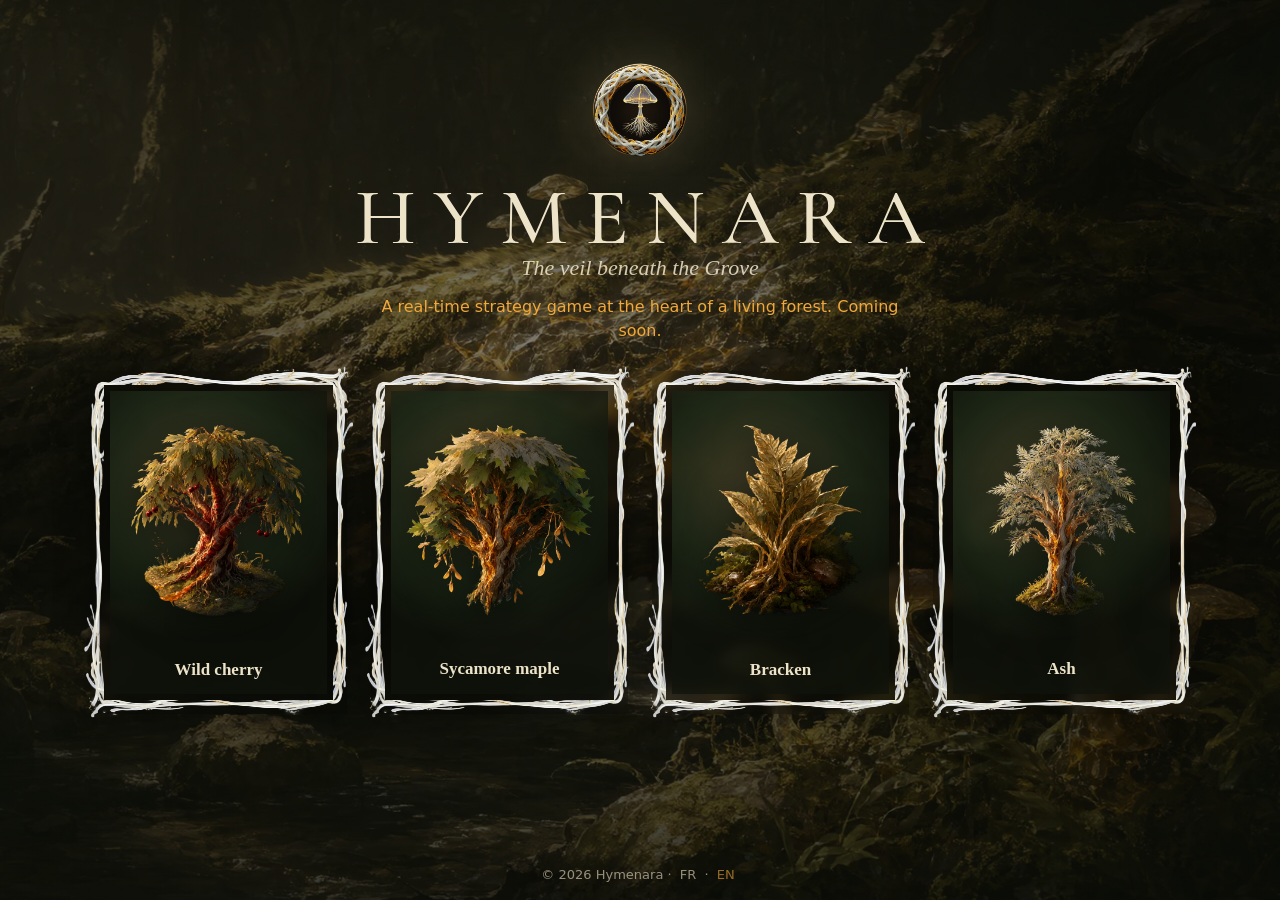
<file: index.html>
<!doctype html><html lang="fr"><head><meta charset="utf-8" /><meta name="viewport" content="width=device-width, initial-scale=1" /><meta name="robots" content="noindex, nofollow" /><title>Hymenara</title><meta name="description" content="Sous la futaie, un vieux cœur de bois choisit le voile qui portera la forêt jusqu'au prochain été. Tu es l'un d'eux : étends ton corps de mousse en mousse, vers la lumière." /><meta property="og:type" content="website" /><meta property="og:site_name" content="Hymenara" /><meta property="og:locale" content="fr_FR" /><meta property="og:url" content="https://hymenara.com/" /><meta property="og:title" content="Hymenara — Le voile sous la futaie" /><meta property="og:description" content="Sous la futaie, un vieux cœur de bois choisit le voile qui portera la forêt jusqu'au prochain été. Tu es l'un d'eux : étends ton corps de mousse en mousse, vers la lumière." /><meta property="og:image" content="https://hymenara.com/partage.jpg" /><meta property="og:image:type" content="image/jpeg" /><meta property="og:image:width" content="1200" /><meta property="og:image:height" content="630" /><meta property="og:image:alt" content="Le sceau d'Hymenara, son titre, et des essences de la futaie : chêne, digitales, girolles, if, fougère, merisier." /><meta name="twitter:card" content="summary_large_image" /><meta name="twitter:title" content="Hymenara — Le voile sous la futaie" /><meta name="twitter:description" content="Sous la futaie, un vieux cœur de bois choisit le voile qui portera la forêt jusqu'au prochain été. Tu es l'un d'eux : étends ton corps de mousse en mousse, vers la lumière." /><meta name="twitter:image" content="https://hymenara.com/partage.jpg" /><meta name="twitter:image:alt" content="Le sceau d'Hymenara, son titre, et des essences de la futaie." /><meta name="theme-color" content="#16190f" /><link rel="icon" type="image/png" href="favicon.png" /><link rel="apple-touch-icon" href="apple-touch-icon.png" /><link rel="alternate" hreflang="fr" href="https://hymenara.com/" /><link rel="alternate" hreflang="en" href="https://hymenara.com/en/" /><link rel="stylesheet" href="style.css" /><script> (function () { var c = null; try { c = localStorage.getItem('hymenara.langue'); } catch (e) {} var l = c; if (!l) { var ls = navigator.languages && navigator.languages.length ? navigator.languages : [navigator.language || '']; for (var i = 0; i < ls.length && !l; i++) { var b = String(ls[i]).slice(0, 2).toLowerCase(); if (b === 'fr' || b === 'en') l = b; } } if ((l || 'en') === 'en') location.replace('en/'); })(); </script></head><body><img class="fond-fixe" id="fondFixe" alt="" /><canvas class="fond" id="fond"></canvas><main><img class="logo" src="sceau.webp" alt="" width="512" height="512" /><h1><img src="titre.svg" alt="Hymenara" /></h1><p class="tagline">Le voile sous la futaie</p><p class="pitch">Un jeu de stratégie en temps réel, au cœur d'une forêt vivante. Bientôt.</p><div class="cards" id="cards"></div></main><footer>© 2026 Hymenara · <nav class="langs"><a href="./" data-lang="fr" aria-current="page">FR</a> · <a href="en/" data-lang="en">EN</a></nav></footer><script type="module" src="main.js"></script></body></html>
</file>
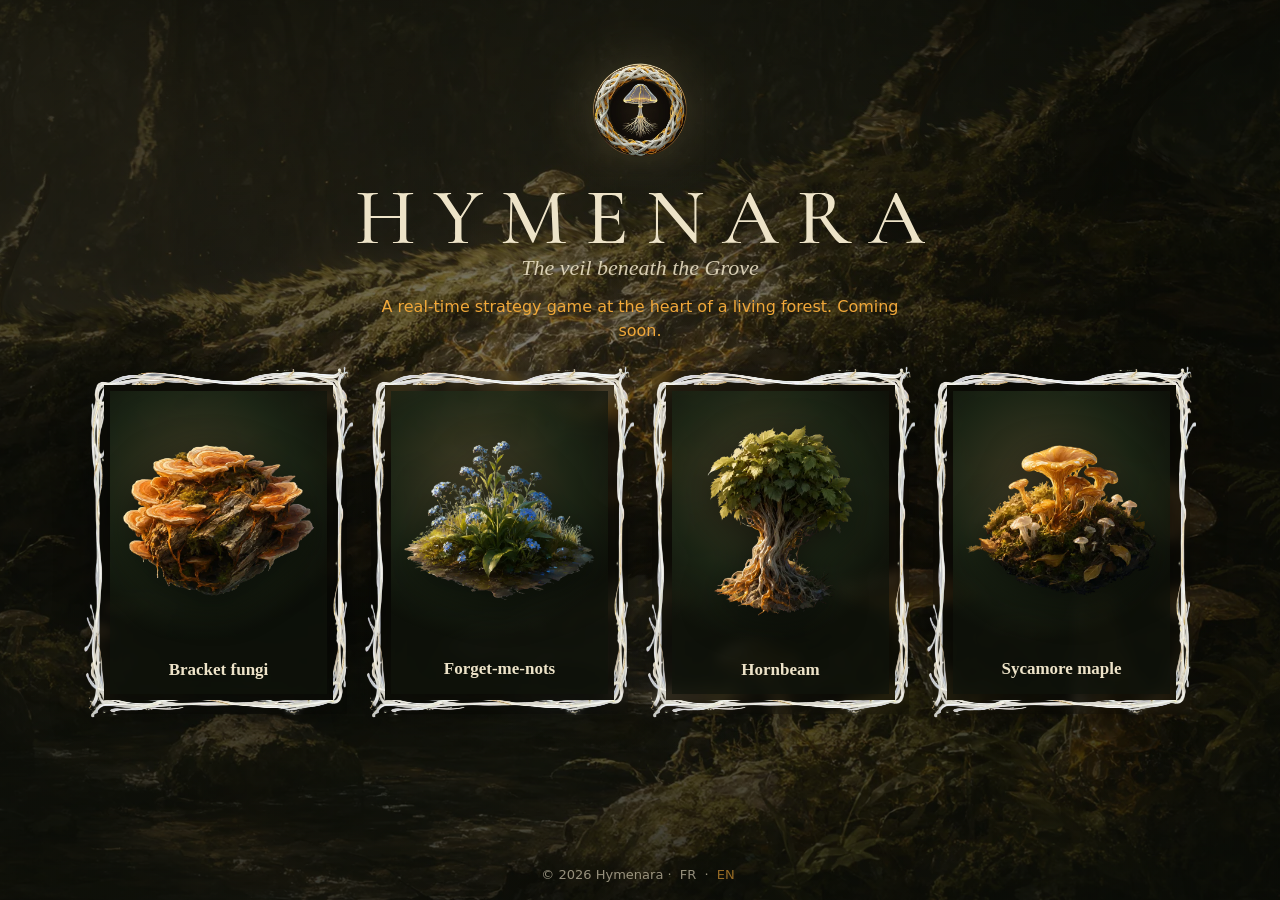
<file: en/index.html>
<!doctype html><html lang="en"><head><meta charset="utf-8" /><meta name="viewport" content="width=device-width, initial-scale=1" /><meta name="robots" content="noindex, nofollow" /><title>Hymenara</title><meta name="description" content="Beneath the Grove, an old heart of wood chooses the veil that will carry the forest to next summer. You are one of them: spread your body from moss to moss, towards the light." /><meta property="og:type" content="website" /><meta property="og:site_name" content="Hymenara" /><meta property="og:locale" content="en_US" /><meta property="og:url" content="https://hymenara.com/en/" /><meta property="og:title" content="Hymenara — The veil beneath the Grove" /><meta property="og:description" content="Beneath the Grove, an old heart of wood chooses the veil that will carry the forest to next summer. You are one of them: spread your body from moss to moss, towards the light." /><meta property="og:image" content="https://hymenara.com/partage.jpg" /><meta property="og:image:type" content="image/jpeg" /><meta property="og:image:width" content="1200" /><meta property="og:image:height" content="630" /><meta property="og:image:alt" content="The Hymenara seal, its title, and species of the Grove: oak, foxgloves, chanterelles, yew, bracken, wild cherry." /><meta name="twitter:card" content="summary_large_image" /><meta name="twitter:title" content="Hymenara — The veil beneath the Grove" /><meta name="twitter:description" content="Beneath the Grove, an old heart of wood chooses the veil that will carry the forest to next summer. You are one of them: spread your body from moss to moss, towards the light." /><meta name="twitter:image" content="https://hymenara.com/partage.jpg" /><meta name="twitter:image:alt" content="The Hymenara seal, its title, and species of the Grove." /><meta name="theme-color" content="#16190f" /><link rel="icon" type="image/png" href="../favicon.png" /><link rel="apple-touch-icon" href="../apple-touch-icon.png" /><link rel="alternate" hreflang="fr" href="https://hymenara.com/" /><link rel="alternate" hreflang="en" href="https://hymenara.com/en/" /><link rel="stylesheet" href="../style.css" /><script> (function () { var c = null; try { c = localStorage.getItem('hymenara.langue'); } catch (e) {} var l = c; if (!l) { var ls = navigator.languages && navigator.languages.length ? navigator.languages : [navigator.language || '']; for (var i = 0; i < ls.length && !l; i++) { var b = String(ls[i]).slice(0, 2).toLowerCase(); if (b === 'fr' || b === 'en') l = b; } } if (l === 'fr') location.replace('../'); })(); </script></head><body><img class="fond-fixe" id="fondFixe" alt="" /><canvas class="fond" id="fond"></canvas><main><img class="logo" src="../sceau.webp" alt="" width="512" height="512" /><h1><img src="../titre.svg" alt="Hymenara" /></h1><p class="tagline">The veil beneath the Grove</p><p class="pitch">A real-time strategy game at the heart of a living forest. Coming soon.</p><div class="cards" id="cards"></div></main><footer>© 2026 Hymenara · <nav class="langs"><a href="../" data-lang="fr">FR</a> · <a href="./" data-lang="en" aria-current="page">EN</a></nav></footer><script type="module" src="../main.js"></script></body></html>
</file>
<file: style.css>
:root{--ombre:#16190f;--parchemin:#ede3c8;--ambre:#f0a83a;--carte:#16190fbf;--trait:#f0a83a40}*{box-sizing:border-box}html{color-scheme:dark}body{min-height:100vh;color:var(--parchemin);background:var(--ombre);flex-direction:column;margin:0;font:16px/1.5 system-ui,-apple-system,Segoe UI,sans-serif;display:flex}.fond-fixe,.fond{z-index:-2;width:100%;height:100%;position:fixed;inset:0}.fond-fixe{object-fit:cover}.fond{opacity:0;transition:opacity 1.2s}.fond.on{opacity:1}body:before{content:"";z-index:-1;pointer-events:none;background:radial-gradient(70% 60% at 50% 45%,#0a0c0773,#0a0c07d1),radial-gradient(at 50% 0,#f6d58a1f,#0000 60%);position:fixed;inset:0}main{text-align:center;flex-direction:column;flex:1;align-items:center;gap:10px;padding:5vh 16px 32px;display:flex}.logo{filter:drop-shadow(0 0 28px #f6d58a33);width:clamp(88px,12vw,132px);height:auto}h1{margin:6px 0 0;line-height:0}h1 img{width:auto;max-width:100%;height:clamp(28px,5vw,50px)}.tagline{opacity:.88;margin:2px 0 0;font:italic 400 clamp(17px,2.2vw,22px)/1.2 Georgia,Times New Roman,serif}.pitch{max-width:34em;color:var(--ambre);margin:4px 0 18px}.cards{grid-template-columns:repeat(4,minmax(0,1fr));gap:24px;width:100%;max-width:1100px;display:grid}.card{aspect-ratio:3/4;perspective:1200px;cursor:pointer;color:inherit;font:inherit;background:0 0;border:0;padding:0;position:relative}.card:focus-visible{outline:2px solid var(--ambre);outline-offset:4px}.flip{transform-style:preserve-3d;transition:transform .9s cubic-bezier(.3,.1,.2,1);position:absolute;inset:0}.card.back .flip{transform:rotateY(180deg)}.face{backface-visibility:hidden;backdrop-filter:blur(6px);filter:drop-shadow(0 8px 18px #0000008c);background:#10140cb8 padding-box padding-box;border:20px solid #0000;border-image:url(cadre.webp) 70/20px/6px;flex-direction:column;display:flex;position:absolute;inset:0}.face.b{transform:rotateY(180deg)}.face .img{background:radial-gradient(circle at 40% 35%,#f6d58a38,#34492a59 45%,#16190f00 75%);flex:1;place-items:center;display:grid}.face img{object-fit:contain;filter:drop-shadow(0 10px 18px #0000008c);width:88%;height:88%}.face .cap{padding:10px 14px 14px;font:600 17px/1.2 Georgia,serif}footer{text-align:center;opacity:.6;padding:16px;font-size:13px}.langs{display:inline}.langs a{color:inherit;padding:2px 4px;text-decoration:none}.langs a[aria-current]{color:var(--ambre)}.langs a:hover{text-decoration:underline}@media (width<=900px){.cards{grid-template-columns:repeat(2,minmax(0,1fr));gap:16px}}@media (width<=380px){.cards{gap:10px}.face .cap{font-size:15px}}@media (prefers-reduced-motion:reduce){.flip{transition:none}.card.back .flip{transform:none}.face{backface-visibility:visible;transition:opacity .6s}.face.b{opacity:0;transform:none}.card.back .face.a{opacity:0}.card.back .face.b{opacity:1}}
</file>
